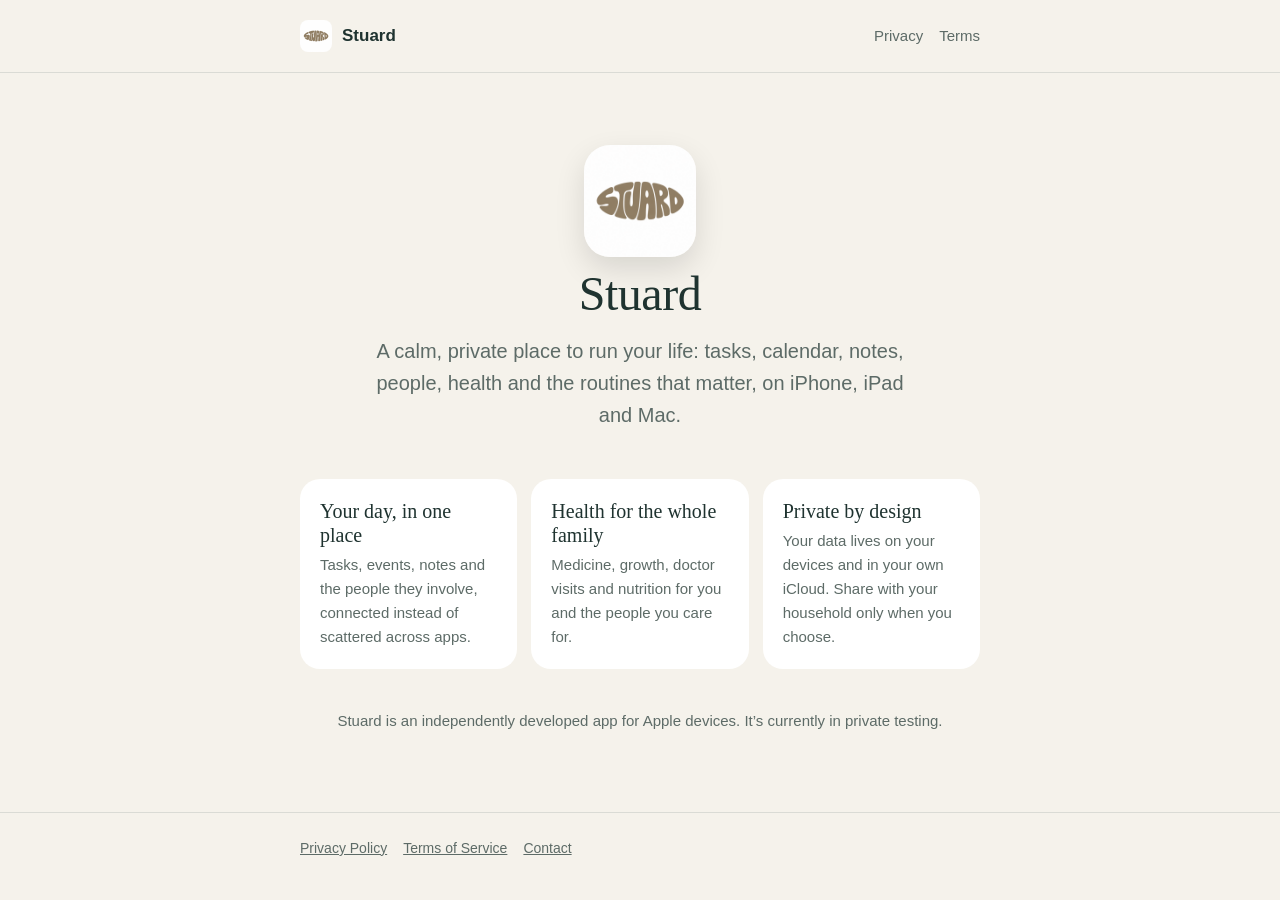
<file: index.html>
<!doctype html>
<html lang="en">
<head>
  <meta charset="utf-8">
  <meta name="viewport" content="width=device-width, initial-scale=1">
  <title>Stuard</title>
  <meta name="description" content="Stuard is a personal life management app for iPhone, iPad and Mac.">
  <link rel="icon" href="favicon.png">
  <link rel="apple-touch-icon" href="icon.png">
  <link rel="stylesheet" href="style.css">
</head>
<body>
  <header class="site">
    <div class="wrap">
      <a class="brand" href="./"><img src="favicon.png" alt=""><span>Stuard</span></a>
      <nav><a href="privacy.html">Privacy</a><a href="terms.html">Terms</a></nav>
    </div>
  </header>
  <main>
    <div class="wrap">
      <section class="hero">
        <img src="icon.png" alt="Stuard app icon">
        <h1>Stuard</h1>
        <p class="lede">A calm, private place to run your life: tasks, calendar, notes, people, health and the routines that matter, on iPhone, iPad and Mac.</p>
      </section>
      <div class="grid">
        <div class="card"><h3>Your day, in one place</h3><p>Tasks, events, notes and the people they involve, connected instead of scattered across apps.</p></div>
        <div class="card"><h3>Health for the whole family</h3><p>Medicine, growth, doctor visits and nutrition for you and the people you care for.</p></div>
        <div class="card"><h3>Private by design</h3><p>Your data lives on your devices and in your own iCloud. Share with your household only when you choose.</p></div>
      </div>
      <p class="meta" style="margin-top:40px;text-align:center">Stuard is an independently developed app for Apple devices. It’s currently in private testing.</p>
    </div>
  </main>
  <footer class="site">
    <div class="wrap">
      <a href="privacy.html">Privacy Policy</a><a href="terms.html">Terms of Service</a><a href="https://github.com/moodygames/stuard-site/issues">Contact</a>
    </div>
  </footer>
</body>
</html>
</file>
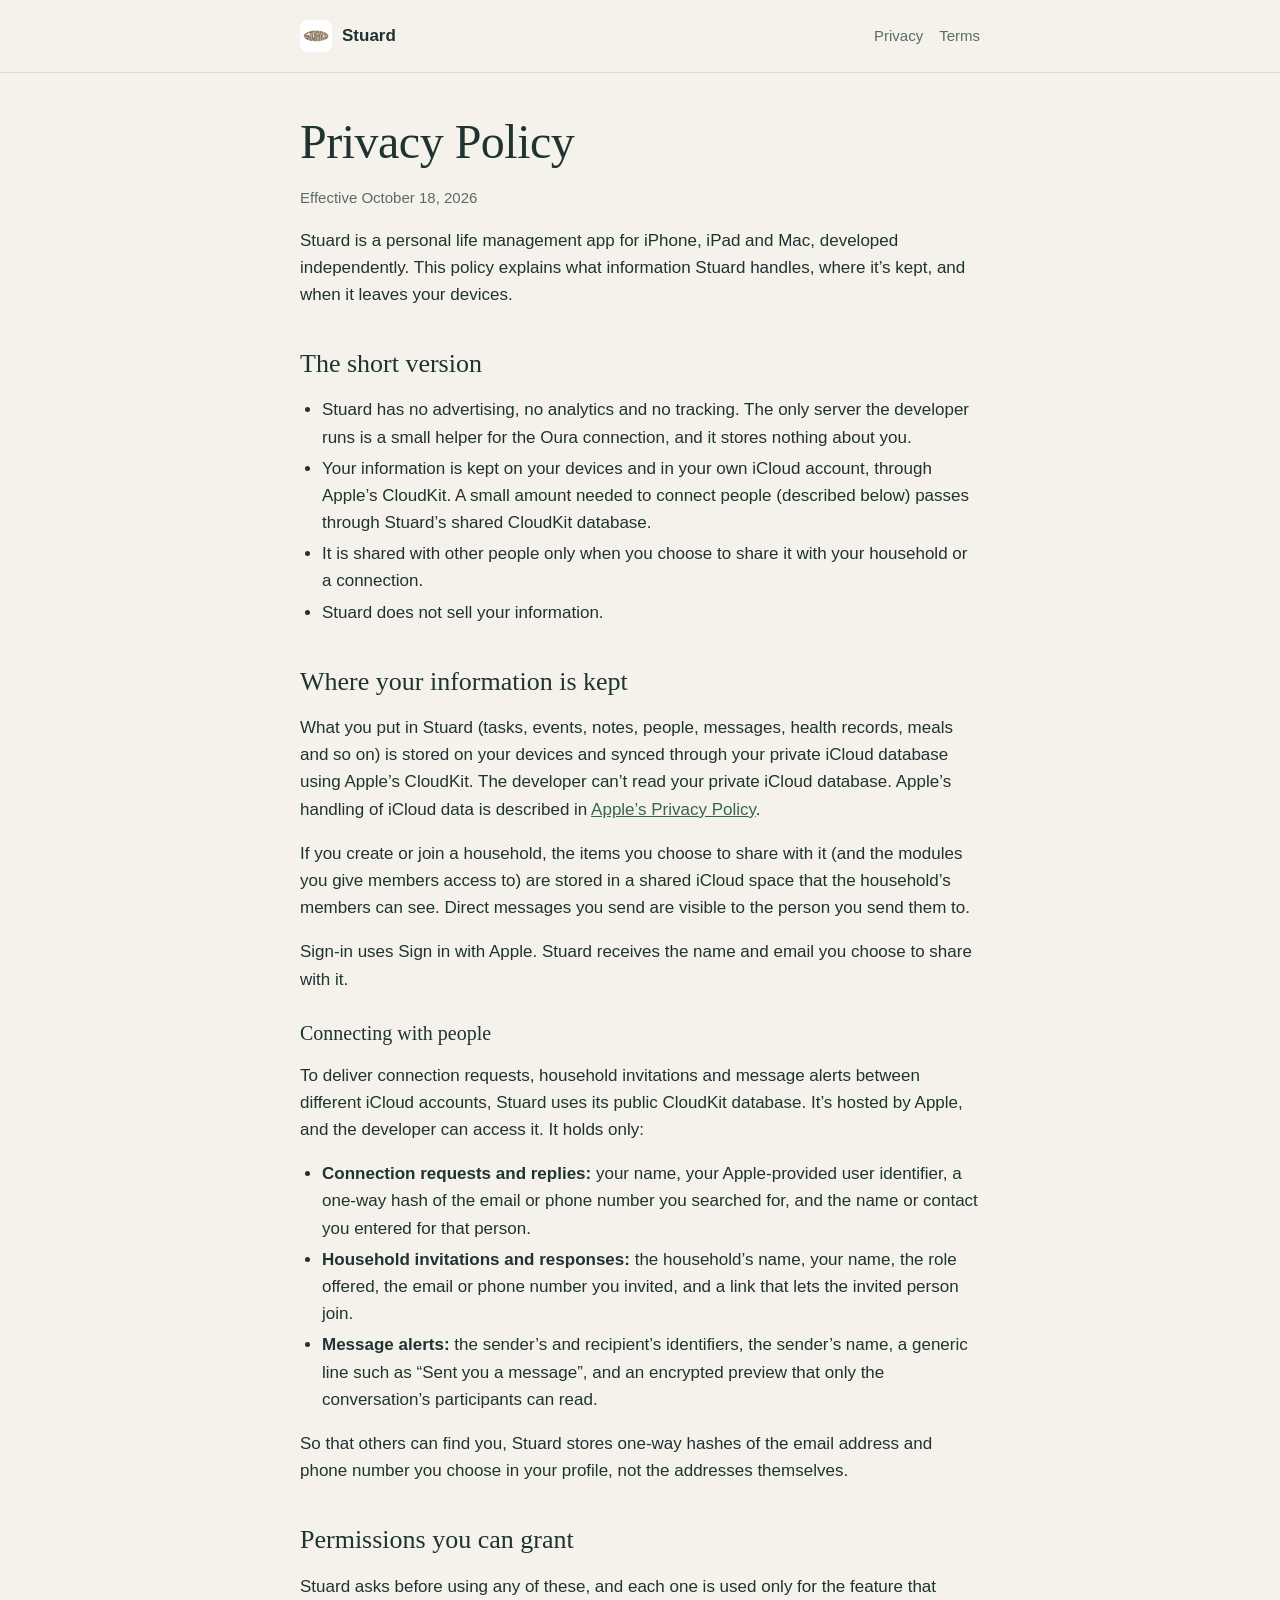
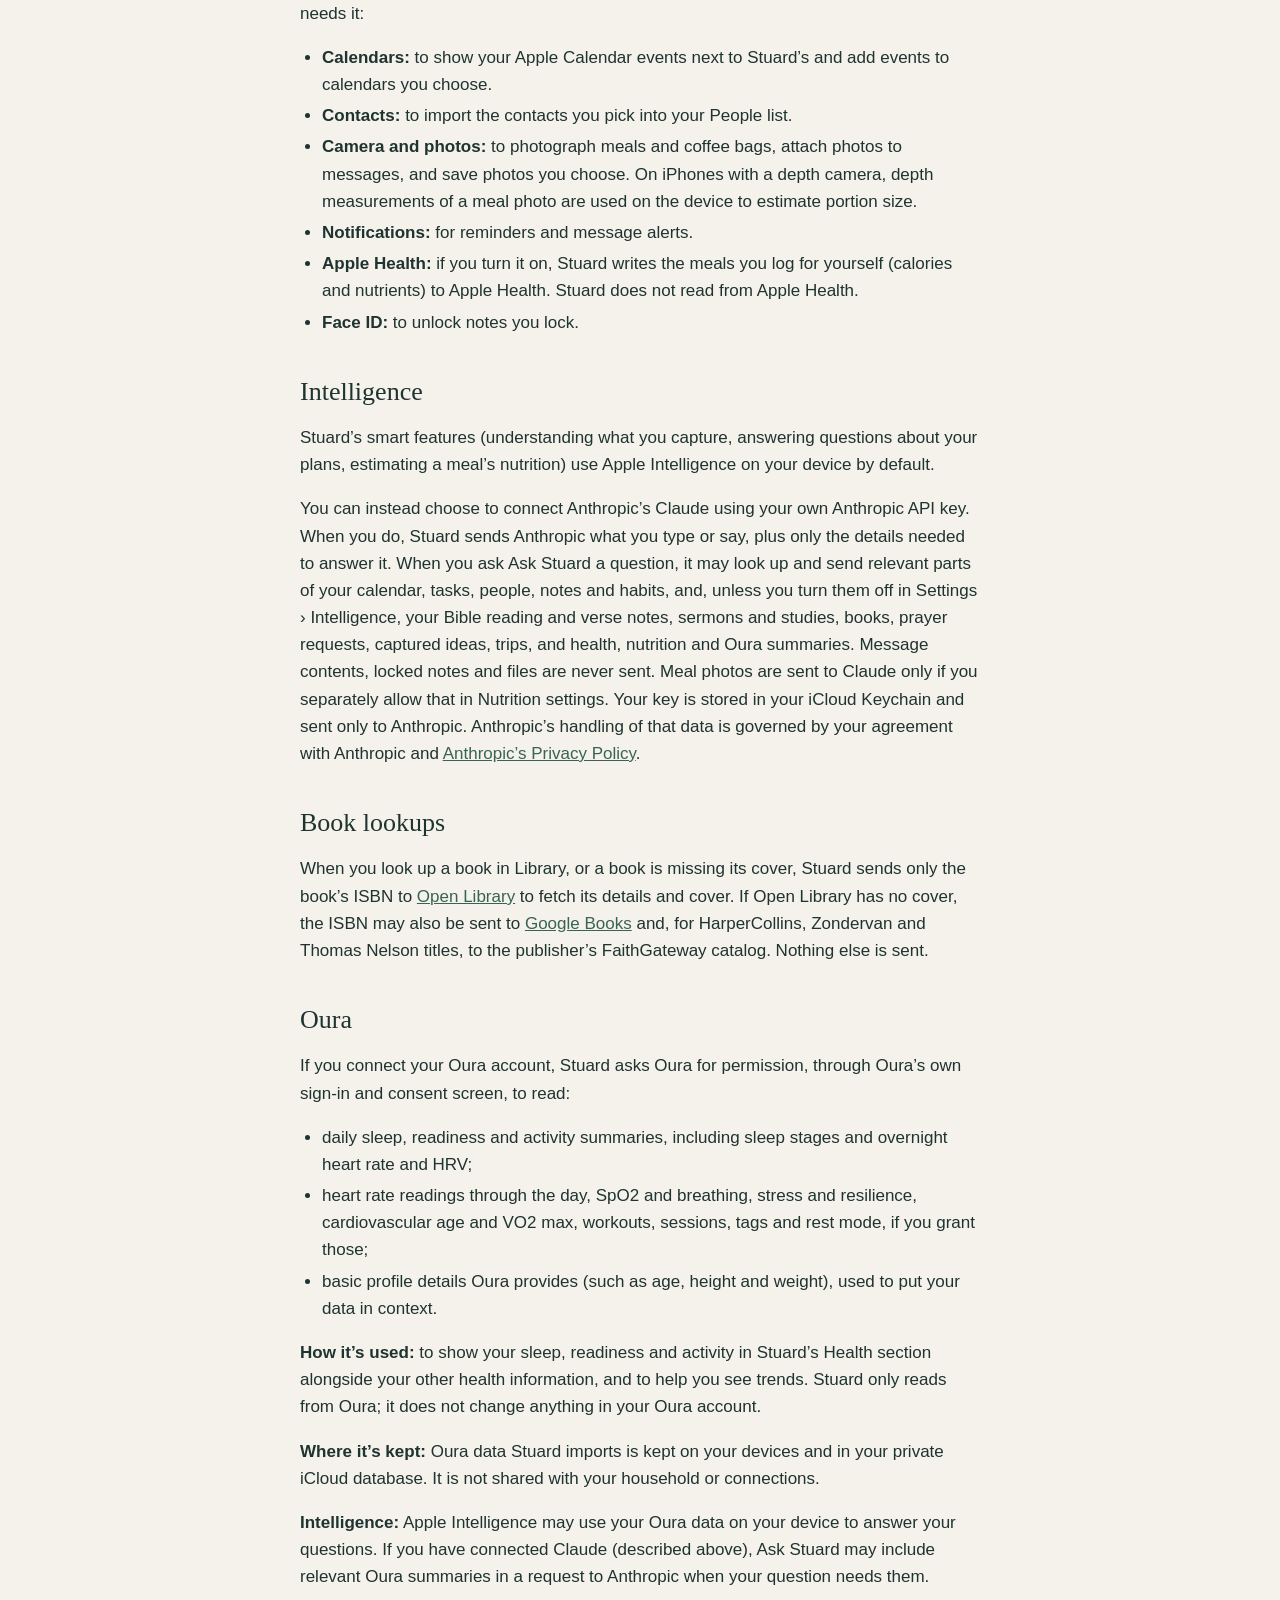
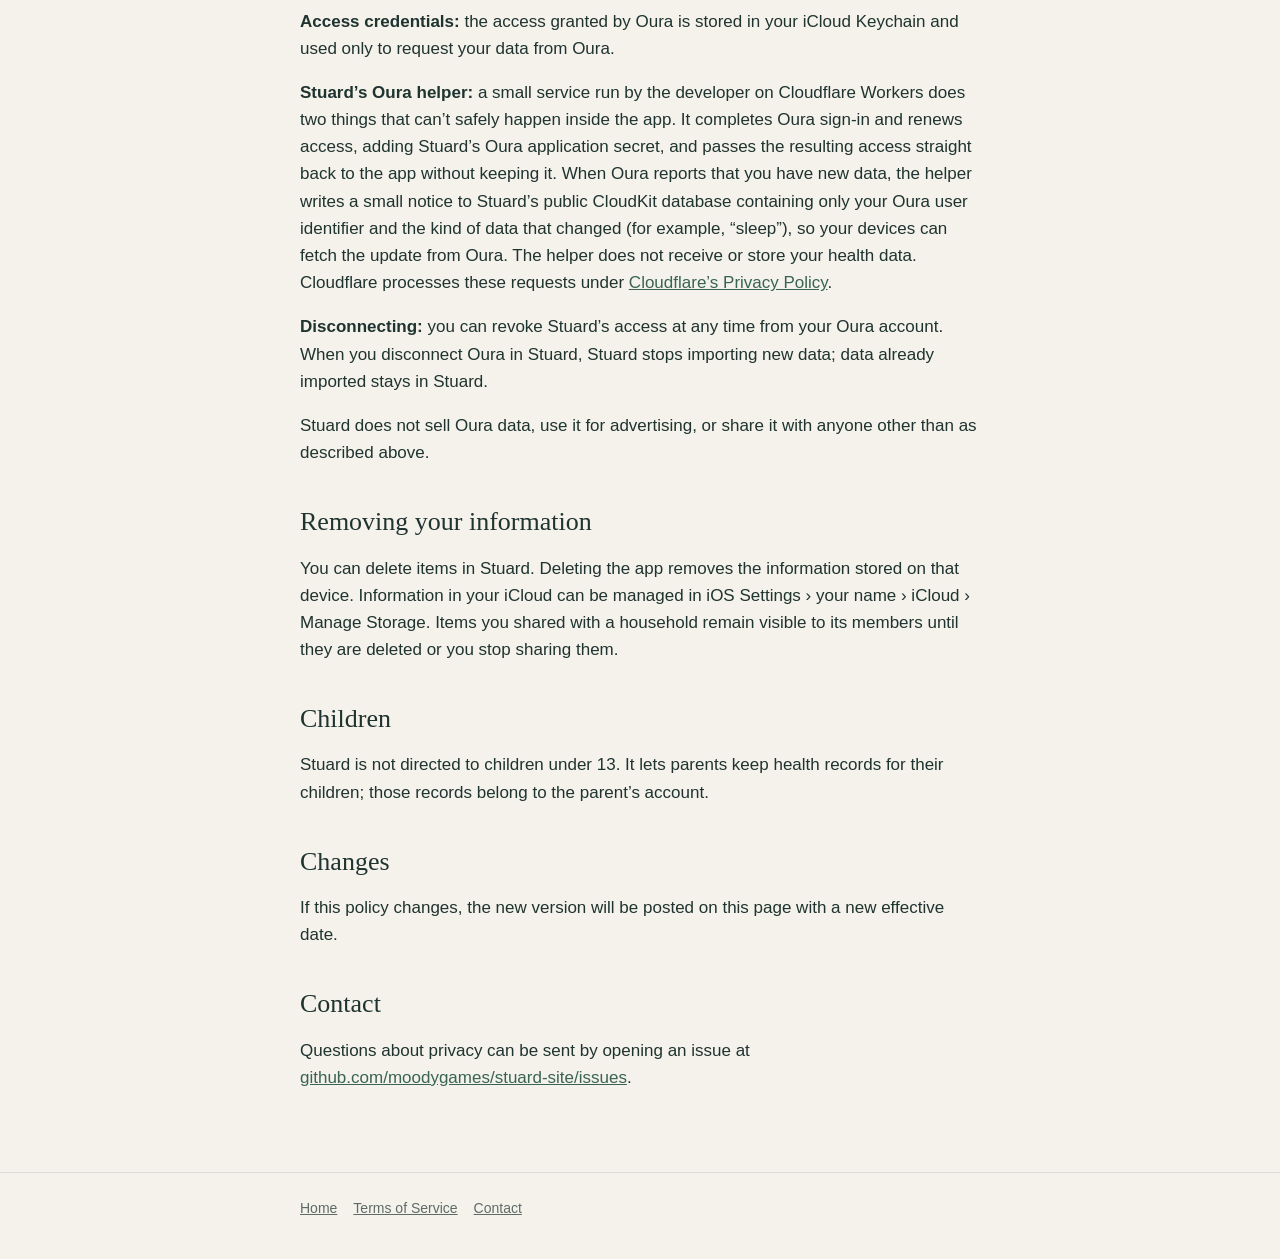
<file: privacy.html>
<!doctype html>
<html lang="en">
<head>
  <meta charset="utf-8">
  <meta name="viewport" content="width=device-width, initial-scale=1">
  <title>Privacy Policy · Stuard</title>
  <meta name="description" content="How Stuard handles your information, including data from Oura.">
  <link rel="icon" href="favicon.png">
  <link rel="stylesheet" href="style.css">
</head>
<body>
  <header class="site">
    <div class="wrap">
      <a class="brand" href="./"><img src="favicon.png" alt=""><span>Stuard</span></a>
      <nav><a href="privacy.html">Privacy</a><a href="terms.html">Terms</a></nav>
    </div>
  </header>
  <main>
    <div class="wrap">
      <h1>Privacy Policy</h1>
      <p class="meta">Effective October 18, 2026</p>

      <p>Stuard is a personal life management app for iPhone, iPad and Mac, developed independently. This policy explains what information Stuard handles, where it’s kept, and when it leaves your devices.</p>

      <h2>The short version</h2>
      <ul>
        <li>Stuard has no advertising, no analytics and no tracking. The only server the developer runs is a small helper for the Oura connection, and it stores nothing about you.</li>
        <li>Your information is kept on your devices and in your own iCloud account, through Apple’s CloudKit. A small amount needed to connect people (described below) passes through Stuard’s shared CloudKit database.</li>
        <li>It is shared with other people only when you choose to share it with your household or a connection.</li>
        <li>Stuard does not sell your information.</li>
      </ul>

      <h2>Where your information is kept</h2>
      <p>What you put in Stuard (tasks, events, notes, people, messages, health records, meals and so on) is stored on your devices and synced through your private iCloud database using Apple’s CloudKit. The developer can’t read your private iCloud database. Apple’s handling of iCloud data is described in <a href="https://www.apple.com/legal/privacy/">Apple’s Privacy Policy</a>.</p>
      <p>If you create or join a household, the items you choose to share with it (and the modules you give members access to) are stored in a shared iCloud space that the household’s members can see. Direct messages you send are visible to the person you send them to.</p>
      <p>Sign-in uses Sign in with Apple. Stuard receives the name and email you choose to share with it.</p>

      <h3>Connecting with people</h3>
      <p>To deliver connection requests, household invitations and message alerts between different iCloud accounts, Stuard uses its public CloudKit database. It’s hosted by Apple, and the developer can access it. It holds only:</p>
      <ul>
        <li><strong>Connection requests and replies:</strong> your name, your Apple-provided user identifier, a one-way hash of the email or phone number you searched for, and the name or contact you entered for that person.</li>
        <li><strong>Household invitations and responses:</strong> the household’s name, your name, the role offered, the email or phone number you invited, and a link that lets the invited person join.</li>
        <li><strong>Message alerts:</strong> the sender’s and recipient’s identifiers, the sender’s name, a generic line such as “Sent you a message”, and an encrypted preview that only the conversation’s participants can read.</li>
      </ul>
      <p>So that others can find you, Stuard stores one-way hashes of the email address and phone number you choose in your profile, not the addresses themselves.</p>

      <h2>Permissions you can grant</h2>
      <p>Stuard asks before using any of these, and each one is used only for the feature that needs it:</p>
      <ul>
        <li><strong>Calendars:</strong> to show your Apple Calendar events next to Stuard’s and add events to calendars you choose.</li>
        <li><strong>Contacts:</strong> to import the contacts you pick into your People list.</li>
        <li><strong>Camera and photos:</strong> to photograph meals and coffee bags, attach photos to messages, and save photos you choose. On iPhones with a depth camera, depth measurements of a meal photo are used on the device to estimate portion size.</li>
        <li><strong>Notifications:</strong> for reminders and message alerts.</li>
        <li><strong>Apple Health:</strong> if you turn it on, Stuard writes the meals you log for yourself (calories and nutrients) to Apple Health. Stuard does not read from Apple Health.</li>
        <li><strong>Face ID:</strong> to unlock notes you lock.</li>
      </ul>

      <h2>Intelligence</h2>
      <p>Stuard’s smart features (understanding what you capture, answering questions about your plans, estimating a meal’s nutrition) use Apple Intelligence on your device by default.</p>
      <p>You can instead choose to connect Anthropic’s Claude using your own Anthropic API key. When you do, Stuard sends Anthropic what you type or say, plus only the details needed to answer it. When you ask Ask Stuard a question, it may look up and send relevant parts of your calendar, tasks, people, notes and habits, and, unless you turn them off in Settings › Intelligence, your Bible reading and verse notes, sermons and studies, books, prayer requests, captured ideas, trips, and health, nutrition and Oura summaries. Message contents, locked notes and files are never sent. Meal photos are sent to Claude only if you separately allow that in Nutrition settings. Your key is stored in your iCloud Keychain and sent only to Anthropic. Anthropic’s handling of that data is governed by your agreement with Anthropic and <a href="https://www.anthropic.com/legal/privacy">Anthropic’s Privacy Policy</a>.</p>

      <h2>Book lookups</h2>
      <p>When you look up a book in Library, or a book is missing its cover, Stuard sends only the book’s ISBN to <a href="https://openlibrary.org/">Open Library</a> to fetch its details and cover. If Open Library has no cover, the ISBN may also be sent to <a href="https://books.google.com/">Google Books</a> and, for HarperCollins, Zondervan and Thomas Nelson titles, to the publisher’s FaithGateway catalog. Nothing else is sent.</p>

      <h2 id="oura">Oura</h2>
      <p>If you connect your Oura account, Stuard asks Oura for permission, through Oura’s own sign-in and consent screen, to read:</p>
      <ul>
        <li>daily sleep, readiness and activity summaries, including sleep stages and overnight heart rate and HRV;</li>
        <li>heart rate readings through the day, SpO2 and breathing, stress and resilience, cardiovascular age and VO2 max, workouts, sessions, tags and rest mode, if you grant those;</li>
        <li>basic profile details Oura provides (such as age, height and weight), used to put your data in context.</li>
      </ul>
      <p><strong>How it’s used:</strong> to show your sleep, readiness and activity in Stuard’s Health section alongside your other health information, and to help you see trends. Stuard only reads from Oura; it does not change anything in your Oura account.</p>
      <p><strong>Where it’s kept:</strong> Oura data Stuard imports is kept on your devices and in your private iCloud database. It is not shared with your household or connections.</p>
      <p><strong>Intelligence:</strong> Apple Intelligence may use your Oura data on your device to answer your questions. If you have connected Claude (described above), Ask Stuard may include relevant Oura summaries in a request to Anthropic when your question needs them.</p>
      <p><strong>Access credentials:</strong> the access granted by Oura is stored in your iCloud Keychain and used only to request your data from Oura.</p>
      <p><strong>Stuard’s Oura helper:</strong> a small service run by the developer on Cloudflare Workers does two things that can’t safely happen inside the app. It completes Oura sign-in and renews access, adding Stuard’s Oura application secret, and passes the resulting access straight back to the app without keeping it. When Oura reports that you have new data, the helper writes a small notice to Stuard’s public CloudKit database containing only your Oura user identifier and the kind of data that changed (for example, “sleep”), so your devices can fetch the update from Oura. The helper does not receive or store your health data. Cloudflare processes these requests under <a href="https://www.cloudflare.com/privacypolicy/">Cloudflare’s Privacy Policy</a>.</p>
      <p><strong>Disconnecting:</strong> you can revoke Stuard’s access at any time from your Oura account. When you disconnect Oura in Stuard, Stuard stops importing new data; data already imported stays in Stuard.</p>
      <p>Stuard does not sell Oura data, use it for advertising, or share it with anyone other than as described above.</p>

      <h2>Removing your information</h2>
      <p>You can delete items in Stuard. Deleting the app removes the information stored on that device. Information in your iCloud can be managed in iOS Settings › your name › iCloud › Manage Storage. Items you shared with a household remain visible to its members until they are deleted or you stop sharing them.</p>

      <h2>Children</h2>
      <p>Stuard is not directed to children under 13. It lets parents keep health records for their children; those records belong to the parent’s account.</p>

      <h2>Changes</h2>
      <p>If this policy changes, the new version will be posted on this page with a new effective date.</p>

      <h2>Contact</h2>
      <p>Questions about privacy can be sent by opening an issue at <a href="https://github.com/moodygames/stuard-site/issues">github.com/moodygames/stuard-site/issues</a>.</p>
    </div>
  </main>
  <footer class="site">
    <div class="wrap">
      <a href="./">Home</a><a href="terms.html">Terms of Service</a><a href="https://github.com/moodygames/stuard-site/issues">Contact</a>
    </div>
  </footer>
</body>
</html>
</file>
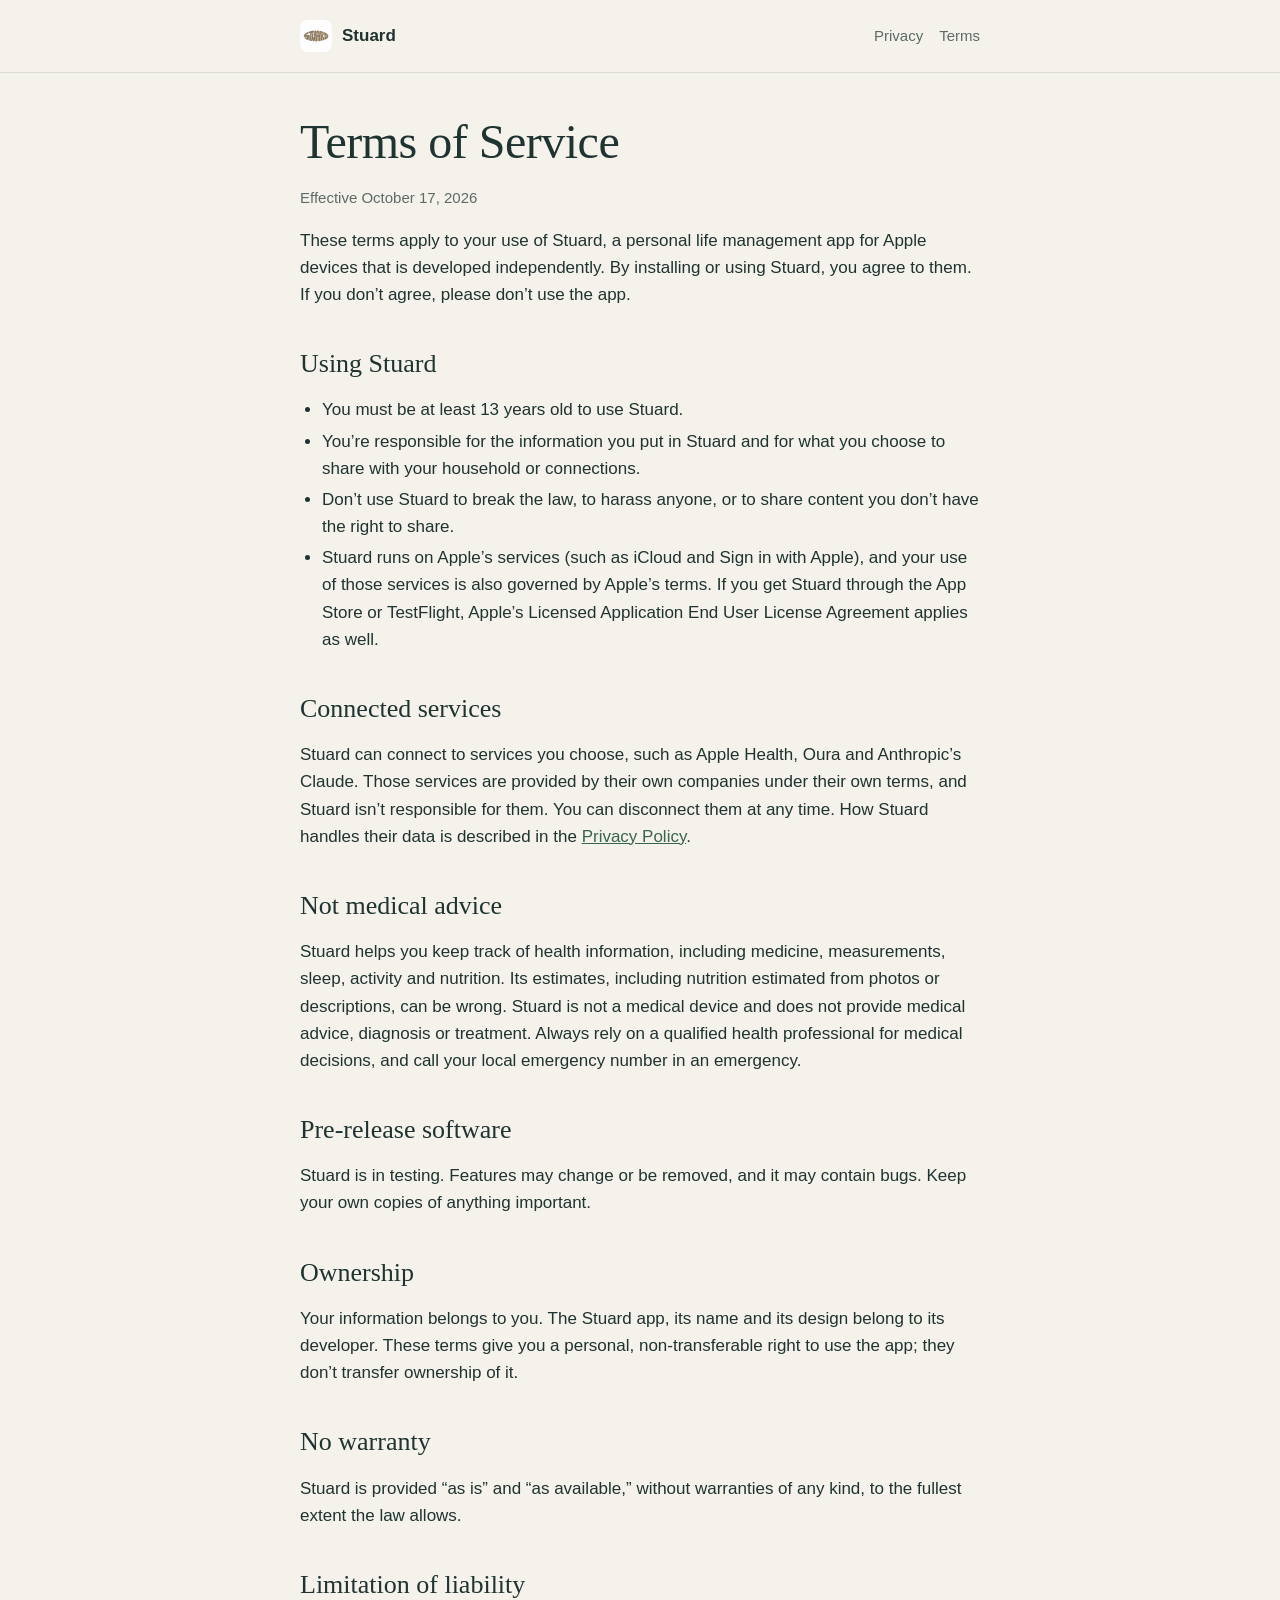
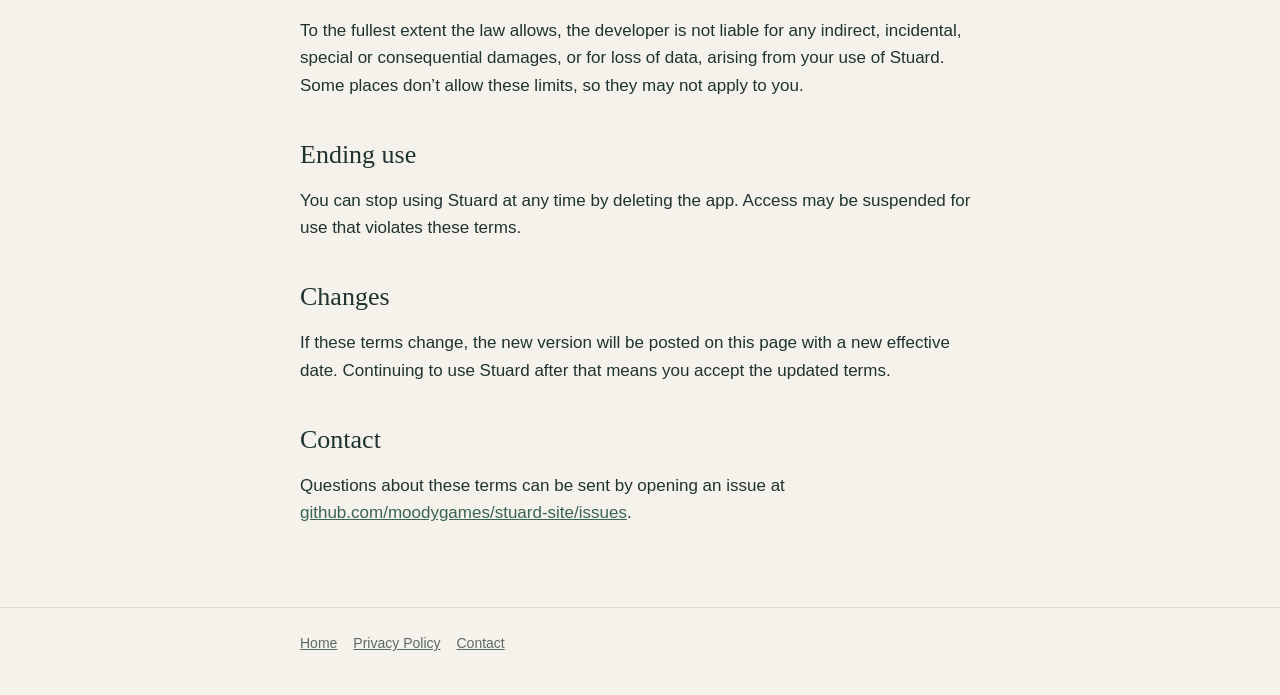
<file: terms.html>
<!doctype html>
<html lang="en">
<head>
  <meta charset="utf-8">
  <meta name="viewport" content="width=device-width, initial-scale=1">
  <title>Terms of Service · Stuard</title>
  <meta name="description" content="The terms for using Stuard.">
  <link rel="icon" href="favicon.png">
  <link rel="stylesheet" href="style.css">
</head>
<body>
  <header class="site">
    <div class="wrap">
      <a class="brand" href="./"><img src="favicon.png" alt=""><span>Stuard</span></a>
      <nav><a href="privacy.html">Privacy</a><a href="terms.html">Terms</a></nav>
    </div>
  </header>
  <main>
    <div class="wrap">
      <h1>Terms of Service</h1>
      <p class="meta">Effective October 17, 2026</p>

      <p>These terms apply to your use of Stuard, a personal life management app for Apple devices that is developed independently. By installing or using Stuard, you agree to them. If you don’t agree, please don’t use the app.</p>

      <h2>Using Stuard</h2>
      <ul>
        <li>You must be at least 13 years old to use Stuard.</li>
        <li>You’re responsible for the information you put in Stuard and for what you choose to share with your household or connections.</li>
        <li>Don’t use Stuard to break the law, to harass anyone, or to share content you don’t have the right to share.</li>
        <li>Stuard runs on Apple’s services (such as iCloud and Sign in with Apple), and your use of those services is also governed by Apple’s terms. If you get Stuard through the App Store or TestFlight, Apple’s Licensed Application End User License Agreement applies as well.</li>
      </ul>

      <h2>Connected services</h2>
      <p>Stuard can connect to services you choose, such as Apple Health, Oura and Anthropic’s Claude. Those services are provided by their own companies under their own terms, and Stuard isn’t responsible for them. You can disconnect them at any time. How Stuard handles their data is described in the <a href="privacy.html">Privacy Policy</a>.</p>

      <h2>Not medical advice</h2>
      <p>Stuard helps you keep track of health information, including medicine, measurements, sleep, activity and nutrition. Its estimates, including nutrition estimated from photos or descriptions, can be wrong. Stuard is not a medical device and does not provide medical advice, diagnosis or treatment. Always rely on a qualified health professional for medical decisions, and call your local emergency number in an emergency.</p>

      <h2>Pre-release software</h2>
      <p>Stuard is in testing. Features may change or be removed, and it may contain bugs. Keep your own copies of anything important.</p>

      <h2>Ownership</h2>
      <p>Your information belongs to you. The Stuard app, its name and its design belong to its developer. These terms give you a personal, non-transferable right to use the app; they don’t transfer ownership of it.</p>

      <h2>No warranty</h2>
      <p>Stuard is provided “as is” and “as available,” without warranties of any kind, to the fullest extent the law allows.</p>

      <h2>Limitation of liability</h2>
      <p>To the fullest extent the law allows, the developer is not liable for any indirect, incidental, special or consequential damages, or for loss of data, arising from your use of Stuard. Some places don’t allow these limits, so they may not apply to you.</p>

      <h2>Ending use</h2>
      <p>You can stop using Stuard at any time by deleting the app. Access may be suspended for use that violates these terms.</p>

      <h2>Changes</h2>
      <p>If these terms change, the new version will be posted on this page with a new effective date. Continuing to use Stuard after that means you accept the updated terms.</p>

      <h2>Contact</h2>
      <p>Questions about these terms can be sent by opening an issue at <a href="https://github.com/moodygames/stuard-site/issues">github.com/moodygames/stuard-site/issues</a>.</p>
    </div>
  </main>
  <footer class="site">
    <div class="wrap">
      <a href="./">Home</a><a href="privacy.html">Privacy Policy</a><a href="https://github.com/moodygames/stuard-site/issues">Contact</a>
    </div>
  </footer>
</body>
</html>
</file>
<file: style.css>
:root {
  --paper: #f5f2eb;
  --card: #ffffff;
  --ink: #1f3330;
  --muted: #5d6b67;
  --accent: #386451;
  --rule: rgba(31, 51, 48, 0.12);
}
@media (prefers-color-scheme: dark) {
  :root {
    --paper: #121414;
    --card: #1e2121;
    --ink: #ebebe3;
    --muted: #a3aba7;
    --accent: #6fae90;
    --rule: rgba(235, 235, 227, 0.14);
  }
}
* { box-sizing: border-box; }
html { -webkit-text-size-adjust: 100%; }
body {
  margin: 0;
  background: var(--paper);
  color: var(--ink);
  font: 17px/1.6 -apple-system, BlinkMacSystemFont, "SF Pro Text", "Segoe UI", Roboto, sans-serif;
}
a { color: var(--accent); }
.wrap { max-width: 720px; margin: 0 auto; padding: 0 20px; }
header.site { padding: 20px 0; border-bottom: 1px solid var(--rule); }
header.site .wrap { display: flex; align-items: center; justify-content: space-between; gap: 12px; }
.brand { display: flex; align-items: center; gap: 10px; color: var(--ink); text-decoration: none; font-weight: 600; }
.brand img { width: 32px; height: 32px; border-radius: 8px; }
nav a { margin-left: 16px; text-decoration: none; color: var(--muted); font-size: 15px; }
nav a:hover { color: var(--accent); }
h1, h2, h3 { font-family: "New York", "Iowan Old Style", Georgia, serif; font-weight: 500; line-height: 1.2; }
h1 { font-size: clamp(34px, 7vw, 48px); margin: 0 0 12px; letter-spacing: -0.5px; }
h2 { font-size: 26px; margin: 40px 0 8px; }
h3 { font-size: 20px; margin: 28px 0 6px; }
main { padding: 40px 0 64px; }
.hero { text-align: center; padding: 32px 0 8px; }
.hero img { width: 112px; height: 112px; border-radius: 26px; box-shadow: 0 12px 30px rgba(0, 0, 0, 0.12); }
.lede { font-size: 20px; color: var(--muted); max-width: 560px; margin: 0 auto; }
.grid { display: grid; grid-template-columns: repeat(auto-fit, minmax(200px, 1fr)); gap: 14px; margin-top: 40px; }
.card { background: var(--card); border-radius: 20px; padding: 20px; }
.card h3 { margin-top: 0; }
.card p { margin: 0; color: var(--muted); font-size: 15px; }
.meta { color: var(--muted); font-size: 15px; }
.note { background: var(--card); border-left: 4px solid var(--accent); border-radius: 12px; padding: 14px 18px; margin: 20px 0; }
ul { padding-left: 22px; }
li { margin: 4px 0; }
footer.site { border-top: 1px solid var(--rule); padding: 24px 0 40px; color: var(--muted); font-size: 14px; }
footer.site a { color: var(--muted); margin-right: 16px; }
@media (max-width: 480px) {
  nav a { margin-left: 12px; font-size: 14px; }
  .brand span { display: none; }
}
</file>
